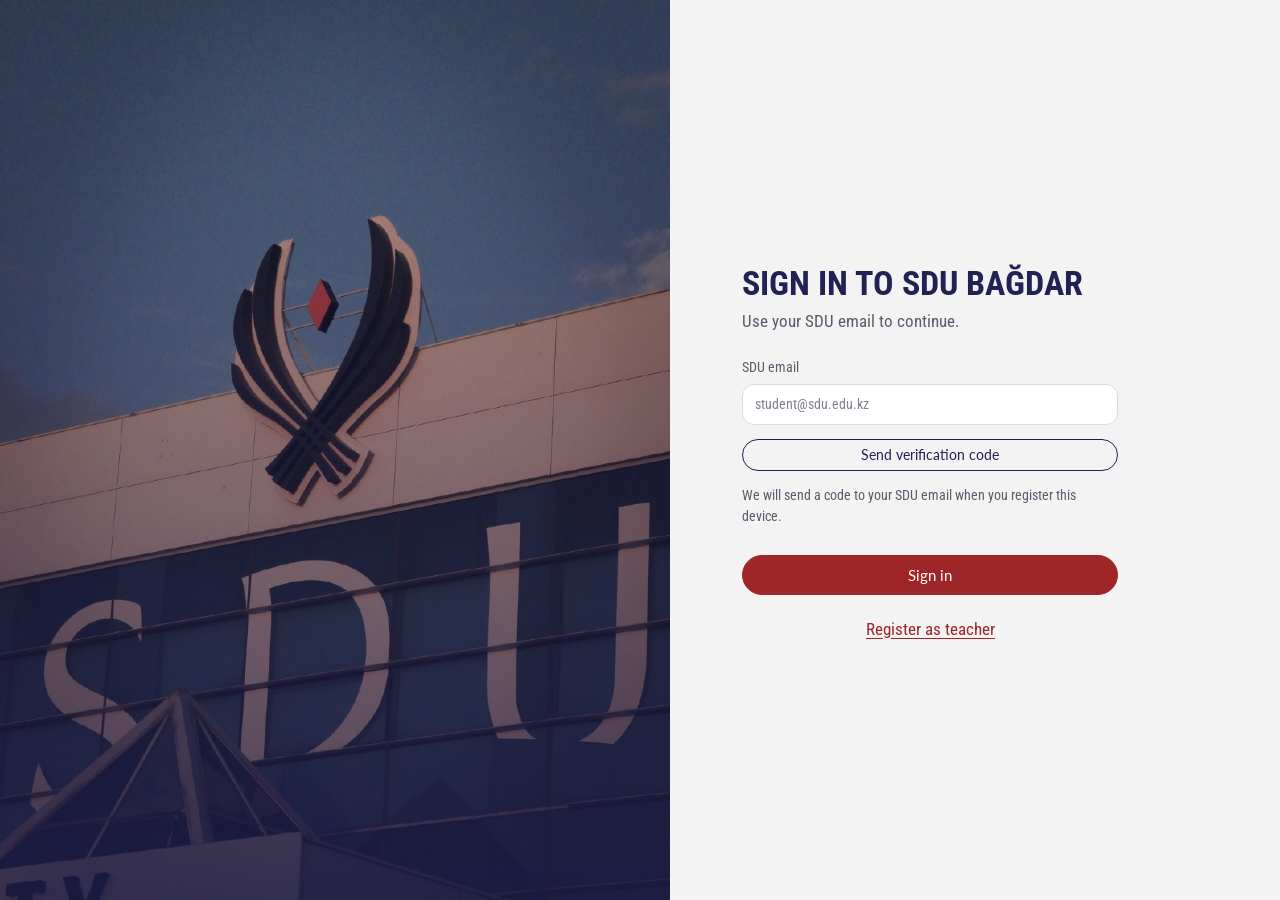
<file: frontend/index.html>
<!doctype html>
<html lang="en">
<head>
  <meta charset="utf-8">
  <meta name="viewport" content="width=device-width, initial-scale=1">
  <title>SDU Bağdar</title>
  <link rel="icon" href="data:image/svg+xml,%3Csvg xmlns='http://www.w3.org/2000/svg' viewBox='0 0 32 32'%3E%3Ccircle cx='16' cy='16' r='13' fill='none' stroke='%232563EB' stroke-width='3'/%3E%3Cpath d='M16 3v26M3 16h26' stroke='%23F97316' stroke-width='3'/%3E%3C/svg%3E">
  <link rel="preconnect" href="https://fonts.googleapis.com">
  <link rel="preconnect" href="https://fonts.gstatic.com" crossorigin>
  <link rel="stylesheet" href="https://fonts.googleapis.com/css2?family=IBM+Plex+Mono:wght@400;500&family=Lato:wght@400;700&family=Roboto+Condensed:wght@300;400;600;700&display=swap">
  <link rel="stylesheet" href="css/styles.css?v=8">
</head>
<body>
  <a class="skip" href="#main">Skip to content</a>
  <div id="app"></div>
  <div id="toasts" role="status" aria-live="polite"></div>
  <script type="module" src="js/app.js?v=21"></script>
</body>
</html>
</file>
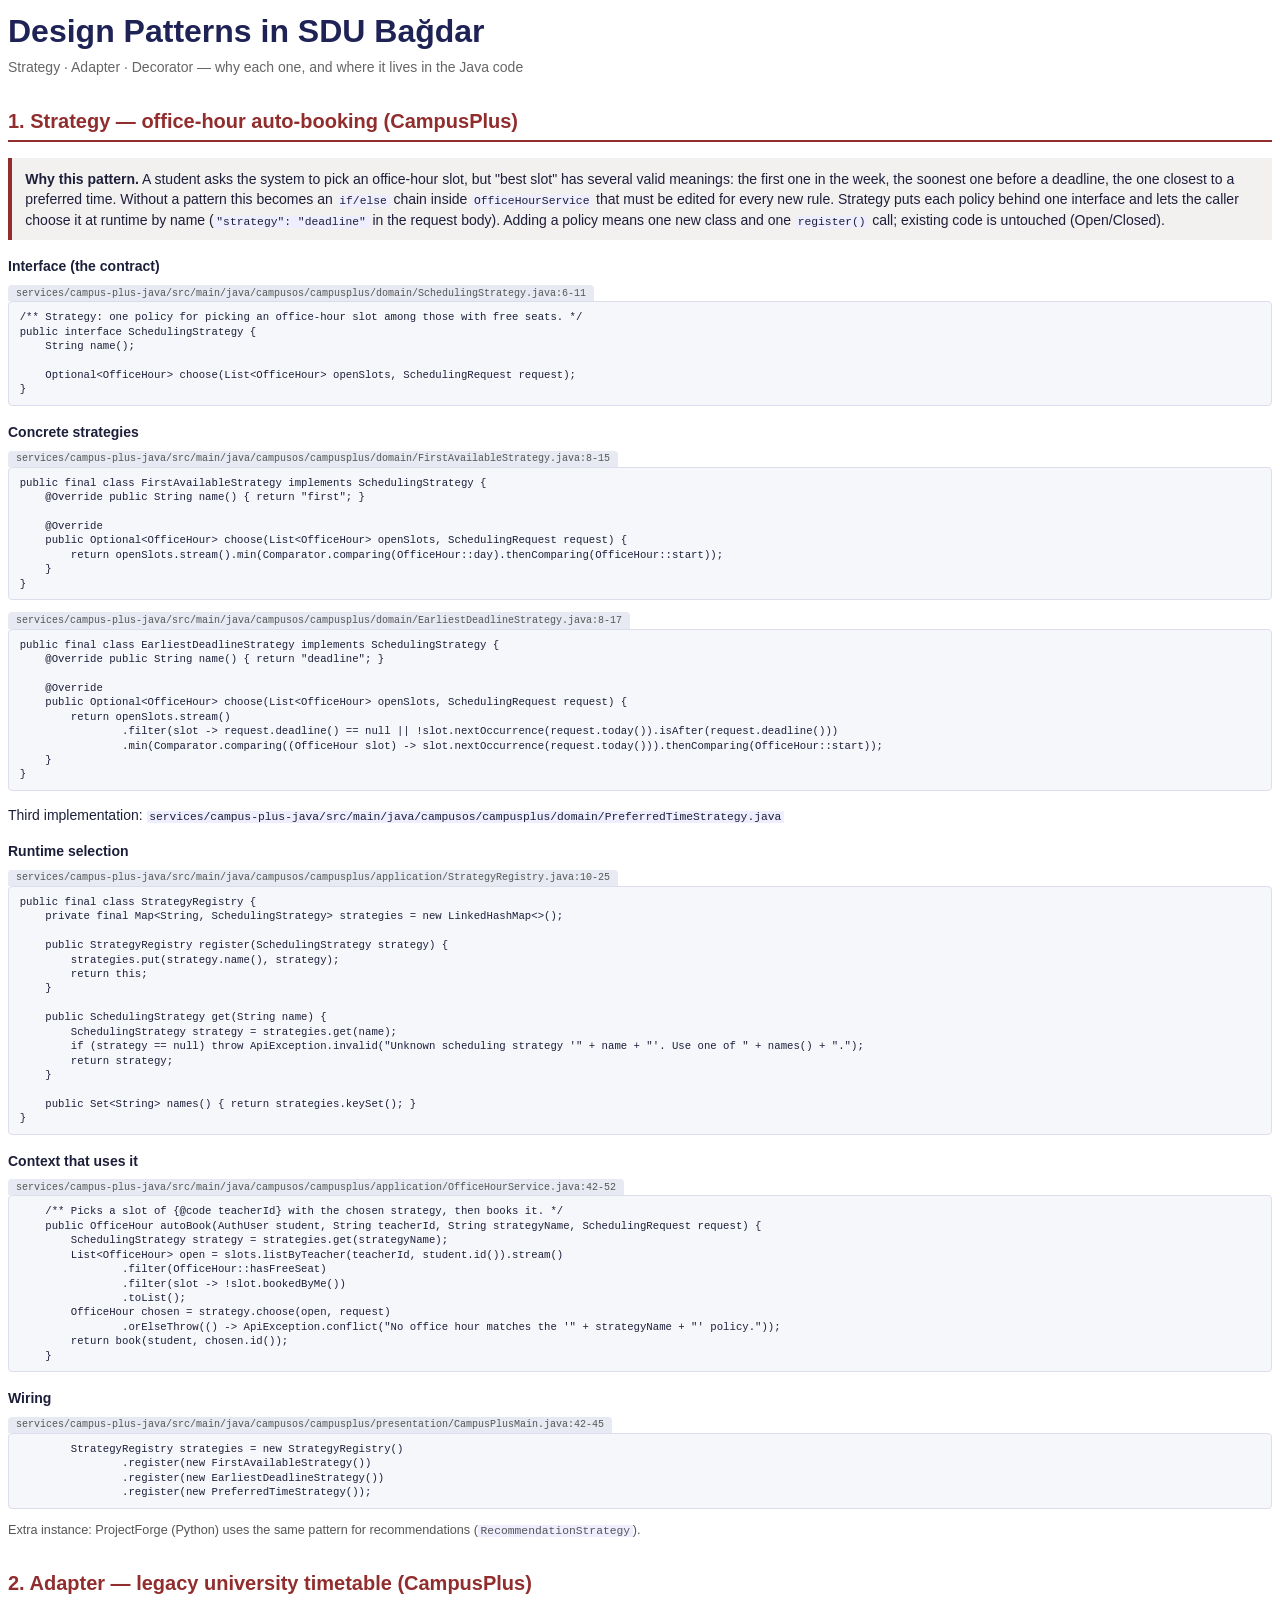
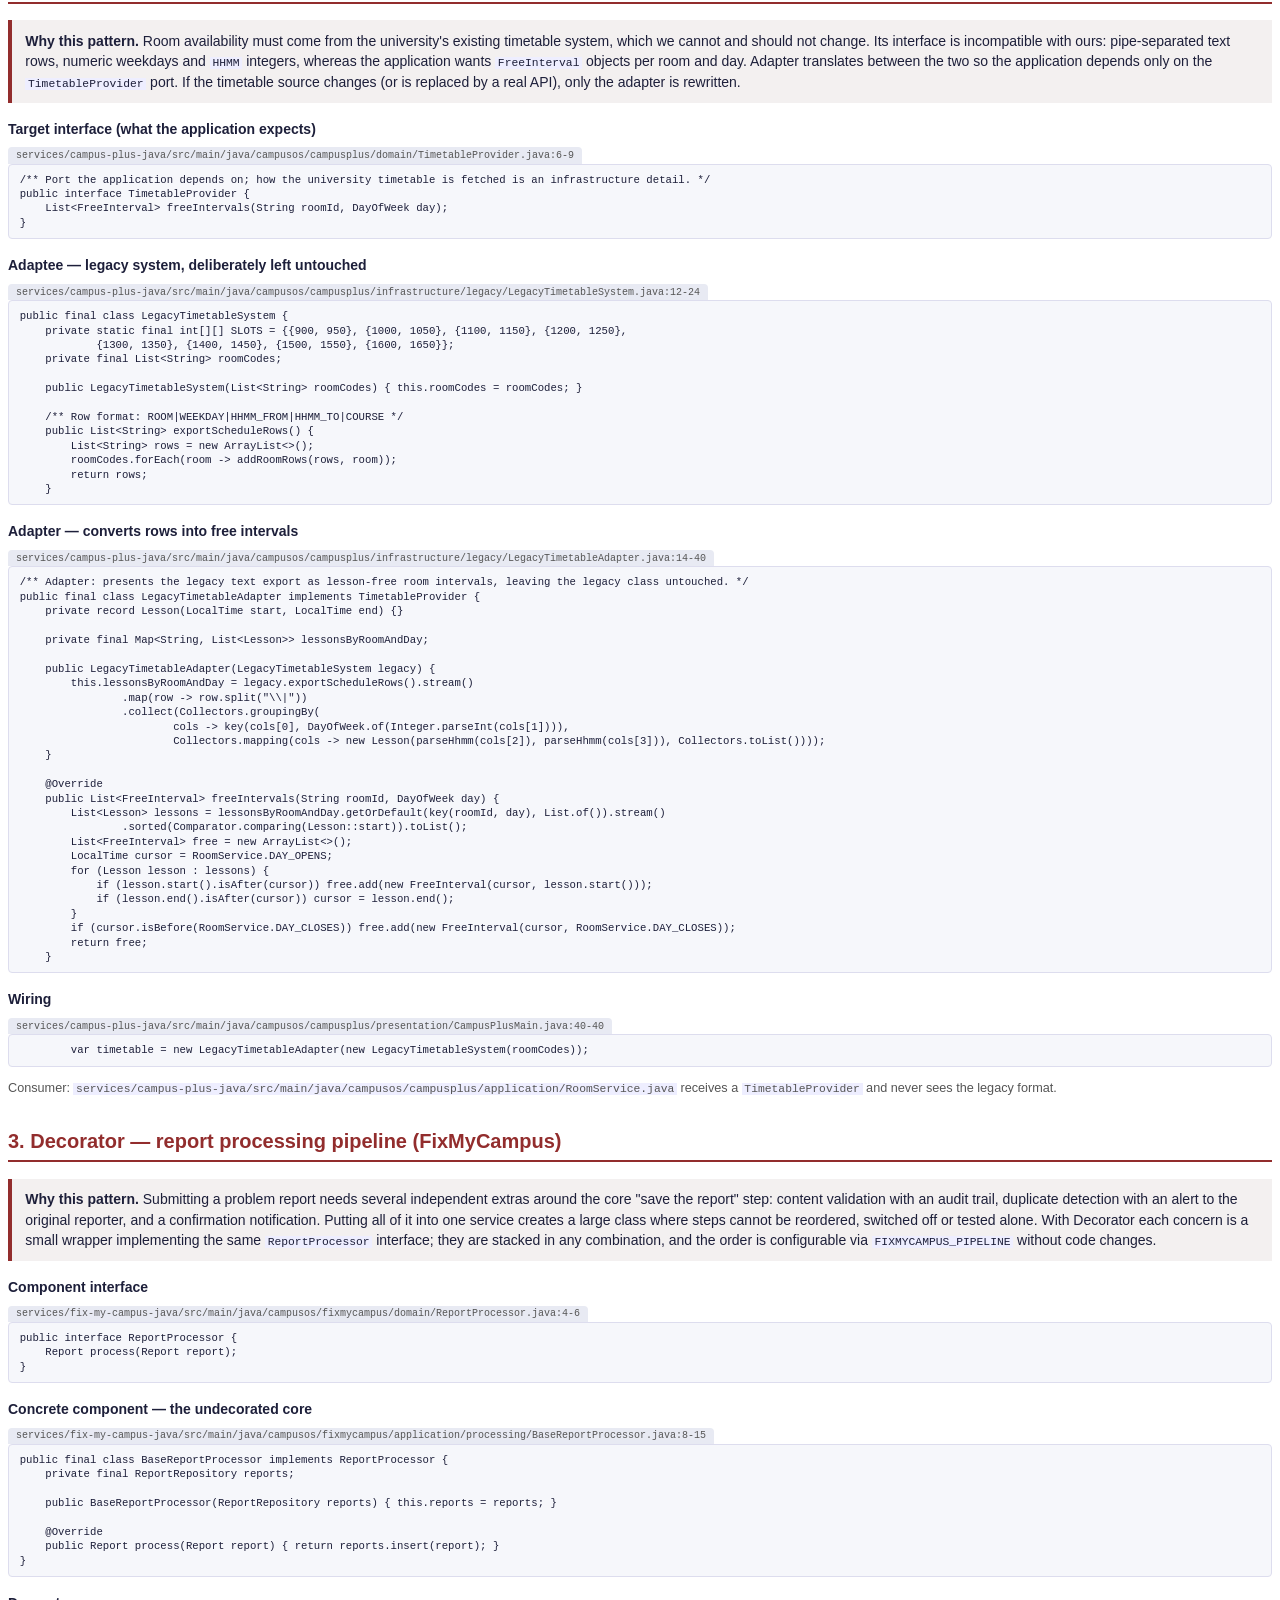
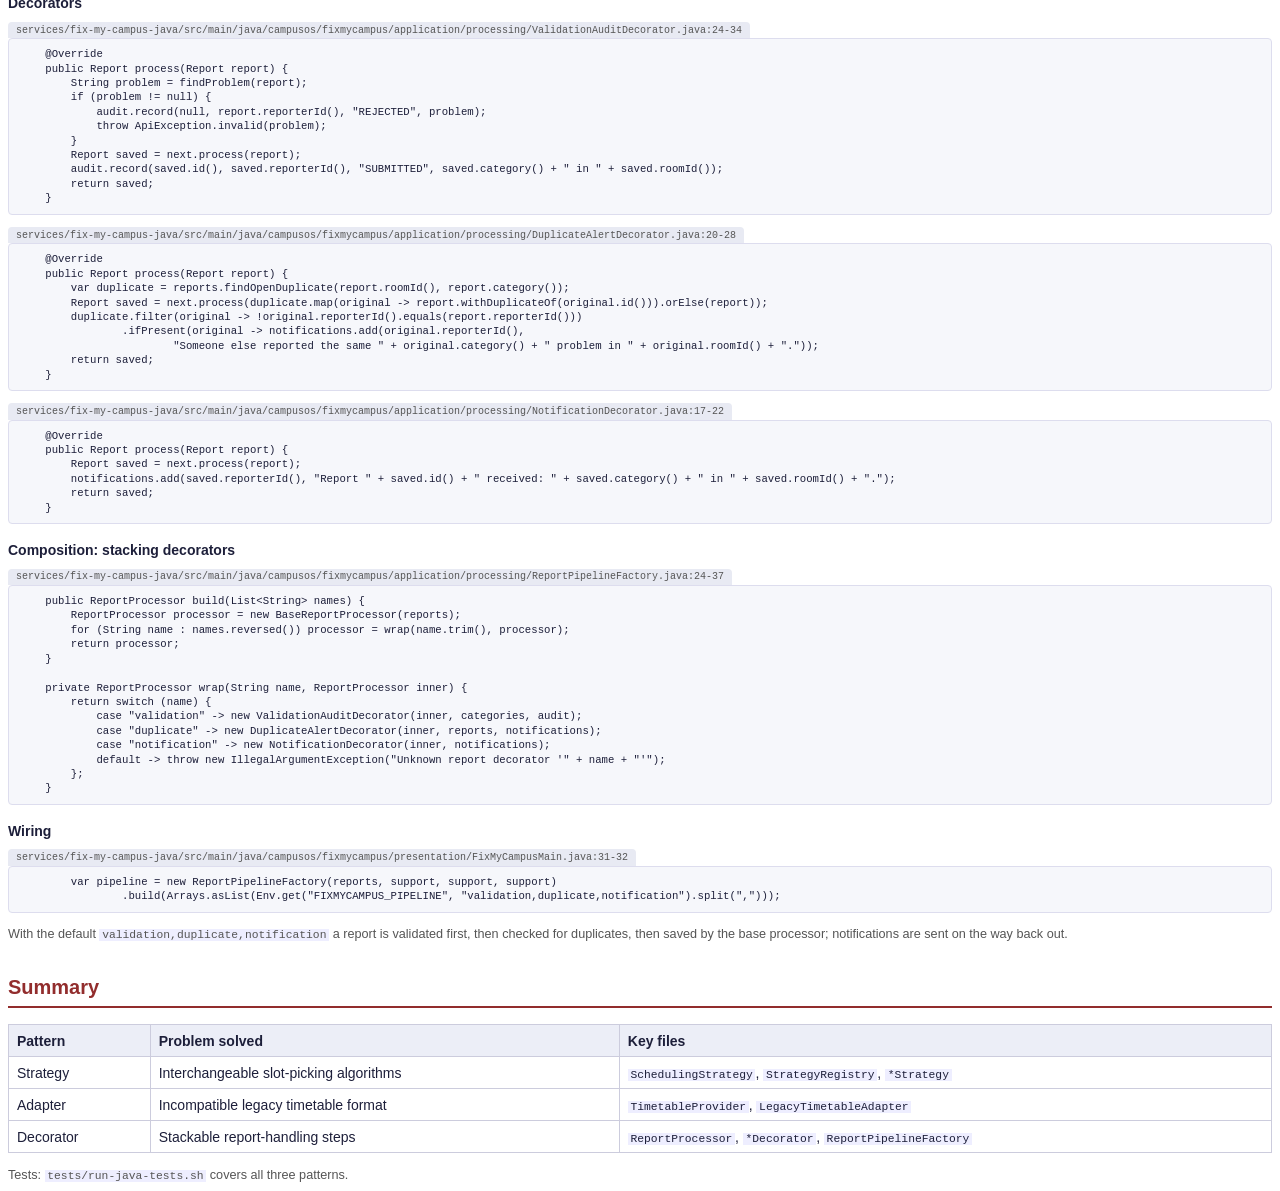
<file: docs/design-patterns.html>
<!doctype html><meta charset=utf-8><title>Design Patterns in SDU Bağdar</title><style>@page{size:A4;margin:16mm}body{font:10.5pt/1.45 -apple-system,Helvetica,Arial,sans-serif;color:#1d1f3a}
h1{font-size:24pt;margin:0;color:#1f2255}.sub{color:#666;margin:2pt 0 14pt}h2{font-size:15pt;color:#922d2d;border-bottom:2px solid #922d2d;padding-bottom:3pt;margin-top:22pt;page-break-before:always}
h2:first-of-type{page-break-before:avoid}h3{font-size:10.5pt;margin:12pt 0 3pt}.why{background:#f3f0f0;border-left:4px solid #922d2d;padding:8pt 10pt;margin:8pt 0}
pre{background:#f6f7fb;border:1px solid #dde;border-radius:4px;padding:6pt 8pt;font:8pt/1.35 Menlo,monospace;white-space:pre-wrap;margin:0 0 6pt;page-break-inside:avoid}
.file{font:7.5pt Menlo,monospace;color:#555;background:#e8eaf3;padding:2pt 6pt;border-radius:4px 4px 0 0;display:inline-block}code{font:8.5pt Menlo,monospace;background:#eef;padding:0 2pt}
.note{color:#555;font-size:9.5pt}table{border-collapse:collapse;width:100%}td,th{border:1px solid #ccd;padding:4pt 6pt;text-align:left;vertical-align:top}th{background:#eceef7}</style>
<h1>Design Patterns in SDU Bağdar</h1>
<p class="sub">Strategy · Adapter · Decorator — why each one, and where it lives in the Java code</p>

<h2>1. Strategy — office-hour auto-booking (CampusPlus)</h2>
<div class="why"><b>Why this pattern.</b> A student asks the system to pick an office-hour slot, but "best slot" has several valid meanings: the first one in the week, the soonest one before a deadline, the one closest to a preferred time. Without a pattern this becomes an <code>if/else</code> chain inside <code>OfficeHourService</code> that must be edited for every new rule. Strategy puts each policy behind one interface and lets the caller choose it at runtime by name (<code>"strategy": "deadline"</code> in the request body). Adding a policy means one new class and one <code>register()</code> call; existing code is untouched (Open/Closed).</div>
<h3>Interface (the contract)</h3><div class="file">services/campus-plus-java/src/main/java/campusos/campusplus/domain/SchedulingStrategy.java:6-11</div><pre>/** Strategy: one policy for picking an office-hour slot among those with free seats. */
public interface SchedulingStrategy {
    String name();

    Optional&lt;OfficeHour&gt; choose(List&lt;OfficeHour&gt; openSlots, SchedulingRequest request);
}</pre>
<h3>Concrete strategies</h3><div class="file">services/campus-plus-java/src/main/java/campusos/campusplus/domain/FirstAvailableStrategy.java:8-15</div><pre>public final class FirstAvailableStrategy implements SchedulingStrategy {
    @Override public String name() { return &quot;first&quot;; }

    @Override
    public Optional&lt;OfficeHour&gt; choose(List&lt;OfficeHour&gt; openSlots, SchedulingRequest request) {
        return openSlots.stream().min(Comparator.comparing(OfficeHour::day).thenComparing(OfficeHour::start));
    }
}</pre><div class="file">services/campus-plus-java/src/main/java/campusos/campusplus/domain/EarliestDeadlineStrategy.java:8-17</div><pre>public final class EarliestDeadlineStrategy implements SchedulingStrategy {
    @Override public String name() { return &quot;deadline&quot;; }

    @Override
    public Optional&lt;OfficeHour&gt; choose(List&lt;OfficeHour&gt; openSlots, SchedulingRequest request) {
        return openSlots.stream()
                .filter(slot -&gt; request.deadline() == null || !slot.nextOccurrence(request.today()).isAfter(request.deadline()))
                .min(Comparator.comparing((OfficeHour slot) -&gt; slot.nextOccurrence(request.today())).thenComparing(OfficeHour::start));
    }
}</pre>
<p>Third implementation: <code>services/campus-plus-java/src/main/java/campusos/campusplus/domain/PreferredTimeStrategy.java</code></p>
<h3>Runtime selection</h3><div class="file">services/campus-plus-java/src/main/java/campusos/campusplus/application/StrategyRegistry.java:10-25</div><pre>public final class StrategyRegistry {
    private final Map&lt;String, SchedulingStrategy&gt; strategies = new LinkedHashMap&lt;&gt;();

    public StrategyRegistry register(SchedulingStrategy strategy) {
        strategies.put(strategy.name(), strategy);
        return this;
    }

    public SchedulingStrategy get(String name) {
        SchedulingStrategy strategy = strategies.get(name);
        if (strategy == null) throw ApiException.invalid(&quot;Unknown scheduling strategy &#x27;&quot; + name + &quot;&#x27;. Use one of &quot; + names() + &quot;.&quot;);
        return strategy;
    }

    public Set&lt;String&gt; names() { return strategies.keySet(); }
}</pre>
<h3>Context that uses it</h3><div class="file">services/campus-plus-java/src/main/java/campusos/campusplus/application/OfficeHourService.java:42-52</div><pre>    /** Picks a slot of {@code teacherId} with the chosen strategy, then books it. */
    public OfficeHour autoBook(AuthUser student, String teacherId, String strategyName, SchedulingRequest request) {
        SchedulingStrategy strategy = strategies.get(strategyName);
        List&lt;OfficeHour&gt; open = slots.listByTeacher(teacherId, student.id()).stream()
                .filter(OfficeHour::hasFreeSeat)
                .filter(slot -&gt; !slot.bookedByMe())
                .toList();
        OfficeHour chosen = strategy.choose(open, request)
                .orElseThrow(() -&gt; ApiException.conflict(&quot;No office hour matches the &#x27;&quot; + strategyName + &quot;&#x27; policy.&quot;));
        return book(student, chosen.id());
    }</pre>
<h3>Wiring</h3><div class="file">services/campus-plus-java/src/main/java/campusos/campusplus/presentation/CampusPlusMain.java:42-45</div><pre>        StrategyRegistry strategies = new StrategyRegistry()
                .register(new FirstAvailableStrategy())
                .register(new EarliestDeadlineStrategy())
                .register(new PreferredTimeStrategy());</pre>
<p class="note">Extra instance: ProjectForge (Python) uses the same pattern for recommendations (<code>RecommendationStrategy</code>).</p>

<h2>2. Adapter — legacy university timetable (CampusPlus)</h2>
<div class="why"><b>Why this pattern.</b> Room availability must come from the university's existing timetable system, which we cannot and should not change. Its interface is incompatible with ours: pipe-separated text rows, numeric weekdays and <code>HHMM</code> integers, whereas the application wants <code>FreeInterval</code> objects per room and day. Adapter translates between the two so the application depends only on the <code>TimetableProvider</code> port. If the timetable source changes (or is replaced by a real API), only the adapter is rewritten.</div>
<h3>Target interface (what the application expects)</h3><div class="file">services/campus-plus-java/src/main/java/campusos/campusplus/domain/TimetableProvider.java:6-9</div><pre>/** Port the application depends on; how the university timetable is fetched is an infrastructure detail. */
public interface TimetableProvider {
    List&lt;FreeInterval&gt; freeIntervals(String roomId, DayOfWeek day);
}</pre>
<h3>Adaptee — legacy system, deliberately left untouched</h3><div class="file">services/campus-plus-java/src/main/java/campusos/campusplus/infrastructure/legacy/LegacyTimetableSystem.java:12-24</div><pre>public final class LegacyTimetableSystem {
    private static final int[][] SLOTS = {{900, 950}, {1000, 1050}, {1100, 1150}, {1200, 1250},
            {1300, 1350}, {1400, 1450}, {1500, 1550}, {1600, 1650}};
    private final List&lt;String&gt; roomCodes;

    public LegacyTimetableSystem(List&lt;String&gt; roomCodes) { this.roomCodes = roomCodes; }

    /** Row format: ROOM|WEEKDAY|HHMM_FROM|HHMM_TO|COURSE */
    public List&lt;String&gt; exportScheduleRows() {
        List&lt;String&gt; rows = new ArrayList&lt;&gt;();
        roomCodes.forEach(room -&gt; addRoomRows(rows, room));
        return rows;
    }</pre>
<h3>Adapter — converts rows into free intervals</h3><div class="file">services/campus-plus-java/src/main/java/campusos/campusplus/infrastructure/legacy/LegacyTimetableAdapter.java:14-40</div><pre>/** Adapter: presents the legacy text export as lesson-free room intervals, leaving the legacy class untouched. */
public final class LegacyTimetableAdapter implements TimetableProvider {
    private record Lesson(LocalTime start, LocalTime end) {}

    private final Map&lt;String, List&lt;Lesson&gt;&gt; lessonsByRoomAndDay;

    public LegacyTimetableAdapter(LegacyTimetableSystem legacy) {
        this.lessonsByRoomAndDay = legacy.exportScheduleRows().stream()
                .map(row -&gt; row.split(&quot;\\|&quot;))
                .collect(Collectors.groupingBy(
                        cols -&gt; key(cols[0], DayOfWeek.of(Integer.parseInt(cols[1]))),
                        Collectors.mapping(cols -&gt; new Lesson(parseHhmm(cols[2]), parseHhmm(cols[3])), Collectors.toList())));
    }

    @Override
    public List&lt;FreeInterval&gt; freeIntervals(String roomId, DayOfWeek day) {
        List&lt;Lesson&gt; lessons = lessonsByRoomAndDay.getOrDefault(key(roomId, day), List.of()).stream()
                .sorted(Comparator.comparing(Lesson::start)).toList();
        List&lt;FreeInterval&gt; free = new ArrayList&lt;&gt;();
        LocalTime cursor = RoomService.DAY_OPENS;
        for (Lesson lesson : lessons) {
            if (lesson.start().isAfter(cursor)) free.add(new FreeInterval(cursor, lesson.start()));
            if (lesson.end().isAfter(cursor)) cursor = lesson.end();
        }
        if (cursor.isBefore(RoomService.DAY_CLOSES)) free.add(new FreeInterval(cursor, RoomService.DAY_CLOSES));
        return free;
    }</pre>
<h3>Wiring</h3><div class="file">services/campus-plus-java/src/main/java/campusos/campusplus/presentation/CampusPlusMain.java:40-40</div><pre>        var timetable = new LegacyTimetableAdapter(new LegacyTimetableSystem(roomCodes));</pre>
<p class="note">Consumer: <code>services/campus-plus-java/src/main/java/campusos/campusplus/application/RoomService.java</code> receives a <code>TimetableProvider</code> and never sees the legacy format.</p>

<h2>3. Decorator — report processing pipeline (FixMyCampus)</h2>
<div class="why"><b>Why this pattern.</b> Submitting a problem report needs several independent extras around the core "save the report" step: content validation with an audit trail, duplicate detection with an alert to the original reporter, and a confirmation notification. Putting all of it into one service creates a large class where steps cannot be reordered, switched off or tested alone. With Decorator each concern is a small wrapper implementing the same <code>ReportProcessor</code> interface; they are stacked in any combination, and the order is configurable via <code>FIXMYCAMPUS_PIPELINE</code> without code changes.</div>
<h3>Component interface</h3><div class="file">services/fix-my-campus-java/src/main/java/campusos/fixmycampus/domain/ReportProcessor.java:4-6</div><pre>public interface ReportProcessor {
    Report process(Report report);
}</pre>
<h3>Concrete component — the undecorated core</h3><div class="file">services/fix-my-campus-java/src/main/java/campusos/fixmycampus/application/processing/BaseReportProcessor.java:8-15</div><pre>public final class BaseReportProcessor implements ReportProcessor {
    private final ReportRepository reports;

    public BaseReportProcessor(ReportRepository reports) { this.reports = reports; }

    @Override
    public Report process(Report report) { return reports.insert(report); }
}</pre>
<h3>Decorators</h3><div class="file">services/fix-my-campus-java/src/main/java/campusos/fixmycampus/application/processing/ValidationAuditDecorator.java:24-34</div><pre>    @Override
    public Report process(Report report) {
        String problem = findProblem(report);
        if (problem != null) {
            audit.record(null, report.reporterId(), &quot;REJECTED&quot;, problem);
            throw ApiException.invalid(problem);
        }
        Report saved = next.process(report);
        audit.record(saved.id(), saved.reporterId(), &quot;SUBMITTED&quot;, saved.category() + &quot; in &quot; + saved.roomId());
        return saved;
    }</pre><div class="file">services/fix-my-campus-java/src/main/java/campusos/fixmycampus/application/processing/DuplicateAlertDecorator.java:20-28</div><pre>    @Override
    public Report process(Report report) {
        var duplicate = reports.findOpenDuplicate(report.roomId(), report.category());
        Report saved = next.process(duplicate.map(original -&gt; report.withDuplicateOf(original.id())).orElse(report));
        duplicate.filter(original -&gt; !original.reporterId().equals(report.reporterId()))
                .ifPresent(original -&gt; notifications.add(original.reporterId(),
                        &quot;Someone else reported the same &quot; + original.category() + &quot; problem in &quot; + original.roomId() + &quot;.&quot;));
        return saved;
    }</pre><div class="file">services/fix-my-campus-java/src/main/java/campusos/fixmycampus/application/processing/NotificationDecorator.java:17-22</div><pre>    @Override
    public Report process(Report report) {
        Report saved = next.process(report);
        notifications.add(saved.reporterId(), &quot;Report &quot; + saved.id() + &quot; received: &quot; + saved.category() + &quot; in &quot; + saved.roomId() + &quot;.&quot;);
        return saved;
    }</pre>
<h3>Composition: stacking decorators</h3><div class="file">services/fix-my-campus-java/src/main/java/campusos/fixmycampus/application/processing/ReportPipelineFactory.java:24-37</div><pre>    public ReportProcessor build(List&lt;String&gt; names) {
        ReportProcessor processor = new BaseReportProcessor(reports);
        for (String name : names.reversed()) processor = wrap(name.trim(), processor);
        return processor;
    }

    private ReportProcessor wrap(String name, ReportProcessor inner) {
        return switch (name) {
            case &quot;validation&quot; -&gt; new ValidationAuditDecorator(inner, categories, audit);
            case &quot;duplicate&quot; -&gt; new DuplicateAlertDecorator(inner, reports, notifications);
            case &quot;notification&quot; -&gt; new NotificationDecorator(inner, notifications);
            default -&gt; throw new IllegalArgumentException(&quot;Unknown report decorator &#x27;&quot; + name + &quot;&#x27;&quot;);
        };
    }</pre>
<h3>Wiring</h3><div class="file">services/fix-my-campus-java/src/main/java/campusos/fixmycampus/presentation/FixMyCampusMain.java:31-32</div><pre>        var pipeline = new ReportPipelineFactory(reports, support, support, support)
                .build(Arrays.asList(Env.get(&quot;FIXMYCAMPUS_PIPELINE&quot;, &quot;validation,duplicate,notification&quot;).split(&quot;,&quot;)));</pre>
<p class="note">With the default <code>validation,duplicate,notification</code> a report is validated first, then checked for duplicates, then saved by the base processor; notifications are sent on the way back out.</p>

<h2>Summary</h2>
<table><tr><th>Pattern</th><th>Problem solved</th><th>Key files</th></tr>
<tr><td>Strategy</td><td>Interchangeable slot-picking algorithms</td><td><code>SchedulingStrategy</code>, <code>StrategyRegistry</code>, <code>*Strategy</code></td></tr>
<tr><td>Adapter</td><td>Incompatible legacy timetable format</td><td><code>TimetableProvider</code>, <code>LegacyTimetableAdapter</code></td></tr>
<tr><td>Decorator</td><td>Stackable report-handling steps</td><td><code>ReportProcessor</code>, <code>*Decorator</code>, <code>ReportPipelineFactory</code></td></tr></table>
<p class="note">Tests: <code>tests/run-java-tests.sh</code> covers all three patterns.</p>
</file>
<file: frontend/css/styles.css>
:root {
  --bg: #F3F3F3;
  --panel: #FFFFFF;
  --panel-2: #EEEEF4;
  --line: #DADAE3;
  --navy: #212153;
  --wings: #212153;
  --wings-soft: rgba(33, 33, 83, .08);
  --amber: #9E2629;
  --amber-hover: #7F1E20;
  --orange: #F3A367;
  --link: #9E2629;
  --text: #1A1A1A;
  --muted: #5B5B6B;
  --ok: #17784f;
  --warn: #a15c07;
  --bad: #b42323;
  --ease-out: cubic-bezier(.23, 1, .32, 1);
  --font-display: "Roboto Condensed", sans-serif;
  --font-body: "Roboto Condensed", sans-serif;
  --font-ui: "Lato", sans-serif;
  --font-mono: "IBM Plex Mono", monospace;
}
* { box-sizing: border-box; margin: 0; }
html { color-scheme: light; }
html, body { overflow-x: hidden; }
body {
  background: var(--bg); color: var(--text);
  font: 400 17px/1.5 var(--font-body);
  -webkit-font-smoothing: antialiased;
}
::selection { background: var(--wings); color: #fff; }
:focus-visible { outline: 2px solid var(--wings); outline-offset: 2px; }
* { scrollbar-width: thin; scrollbar-color: var(--line) transparent; }
input, select, textarea { caret-color: var(--amber); }
.skip { position: absolute; left: -999px; }
.skip:focus { left: 12px; top: 12px; background: var(--panel); padding: 8px 12px; z-index: 99; }
h1, h2, h3 { font-family: var(--font-display); color: var(--navy); letter-spacing: 0; text-wrap: balance; }
h1 { font-size: 2.125rem; font-weight: 700; text-transform: uppercase; }
h2 { font-size: 1.375rem; font-weight: 600; }
h3 { font-size: 1.125rem; font-weight: 600; }
.mono, time, .num { font-family: var(--font-mono); font-variant-numeric: tabular-nums; }
.muted { color: var(--muted); }

/* shell */
.shell { display: grid; grid-template-columns: 232px minmax(0, 1fr); min-height: 100vh; min-width: 0; }
.side {
  position: sticky; top: 0; height: 100vh; padding: 20px 14px;
  background: var(--navy); color: #fff; display: flex; flex-direction: column; gap: 24px;
}
.brand { display: flex; align-items: center; gap: 10px; font: 700 1.25rem var(--font-display); letter-spacing: .04em; text-transform: uppercase; padding: 0 8px; color: #fff; }
.topbar .brand { color: var(--navy); }
.brand svg { width: 30px; height: 30px; }
.side .brand .spin, .topbar .brand .spin { animation: none; }
.nav { display: flex; flex-direction: column; gap: 2px; }
.nav-group { font: 500 .6875rem var(--font-mono); color: var(--orange); text-transform: uppercase; letter-spacing: .08em; padding: 14px 10px 6px; }
.nav a {
  display: flex; align-items: center; gap: 10px; padding: 9px 14px; border-radius: 999px;
  color: #d9d9ea; text-decoration: none; text-transform: uppercase; font-size: .9375rem; letter-spacing: .02em; transition: background-color 120ms ease, color 120ms ease;
}
.nav a svg { width: 18px; height: 18px; flex: none; }
.nav a[aria-current="page"] { background: var(--orange); color: var(--navy); font-weight: 700; }
@media (hover: hover) and (pointer: fine) { .nav a:hover:not([aria-current]) { background: rgba(255,255,255,.12); color: #fff; } }
.user { margin-top: auto; padding: 12px; border-radius: 16px; background: rgba(255,255,255,.1); display: flex; flex-direction: column; gap: 8px; }
.user b { font-weight: 600; }
.role { font: 500 .6875rem var(--font-mono); color: var(--orange); letter-spacing: .06em; }
.main { padding: 28px clamp(16px, 4vw, 40px) 64px; max-width: 1120px; width: 100%; min-width: 0; overflow-x: hidden; }
.head { display: flex; justify-content: space-between; align-items: flex-end; gap: 16px; flex-wrap: wrap; margin-bottom: 24px; }
.head p { color: var(--muted); margin-top: 4px; }
.topbar { display: none; }

/* Keep the desktop shell stable even when a previous mobile menu state was cached. */
@media (min-width: 861px) {
  .shell { grid-template-columns: 232px minmax(0, 1fr); }
  .side { position: sticky; inset: auto; width: auto; transform: none; }
  .topbar { display: none; }
  .main { min-width: 0; }
}

/* controls */
.btn {
  font: 400 .9375rem var(--font-ui); padding: 9px 20px; border-radius: 999px; border: 1px solid var(--navy);
  background: transparent; color: var(--navy); cursor: pointer; min-height: 40px;
  transition: transform 160ms var(--ease-out), background-color 120ms ease, border-color 120ms ease;
}
.btn:active { transform: scale(.97); }
.btn:disabled { opacity: .5; cursor: not-allowed; }
@media (hover: hover) and (pointer: fine) { .btn:hover:not(:disabled) { background: var(--wings-soft); } }
.btn.cta { background: var(--amber); border-color: var(--amber); color: #fff; }
@media (hover: hover) and (pointer: fine) { .btn.cta:hover:not(:disabled) { background: var(--amber-hover); border-color: var(--amber-hover); } }
.btn.sm { padding: 5px 14px; min-height: 32px; font-size: .875rem; }
label { display: grid; gap: 6px; font-size: .875rem; color: var(--muted); }
input, select, textarea {
  font: inherit; color: var(--text); background: #fff; border: 1px solid var(--line);
  border-radius: 12px; padding: 9px 12px; min-height: 40px; width: 100%;
  transition: border-color 120ms ease;
}
input::placeholder, textarea::placeholder { color: #81818f; }
input:focus, select:focus, textarea:focus { border-color: var(--wings); outline: none; box-shadow: 0 0 0 3px var(--wings-soft); }
textarea { resize: vertical; min-height: 96px; }
.err-text { color: var(--bad); font-size: .875rem; }
.hidden { display: none !important; }

/* surfaces */
.panel { background: var(--panel); border: 1px solid var(--line); border-radius: 16px; padding: 18px; }
.filters { display: grid; grid-template-columns: repeat(auto-fit, minmax(150px, 1fr)); gap: 12px; align-items: end; margin-bottom: 20px; }
.form { display: grid; gap: 14px; max-width: 560px; }
.row2 { display: grid; grid-template-columns: 1fr 1fr; gap: 12px; }
.list { display: grid; gap: 10px; }
.item {
  display: grid; grid-template-columns: 1fr auto; gap: 6px 16px; align-items: center;
  background: var(--panel); border: 1px solid var(--line); border-radius: 16px; padding: 14px 18px;
  animation: rise 260ms var(--ease-out) backwards; animation-delay: calc(var(--i, 0) * 40ms);
}
.item .meta { color: var(--muted); font-size: .875rem; grid-column: 1; }
.item .side-r { grid-row: 1 / span 2; grid-column: 2; display: flex; gap: 8px; align-items: center; }
@keyframes rise { from { opacity: 0; transform: translateY(8px); } }
.stats { display: grid; grid-template-columns: repeat(auto-fit, minmax(200px, 1fr)); gap: 12px; margin-bottom: 24px; }
.stat { background: var(--navy); color: #fff; border: 1px solid var(--navy); border-radius: 16px; padding: 16px 18px; text-decoration: none; color: inherit; transition: border-color 120ms ease; }
@media (hover: hover) and (pointer: fine) { .stat:hover { background: #2d2d6b; } }
.stat .num { color: var(--orange); font-size: 2rem; font-weight: 500; display: block; }
.stat span:last-child { color: #d9d9ea; font-size: .875rem; }
.cols { display: grid; grid-template-columns: repeat(2, minmax(0, 1fr)); gap: 20px; }
.cols > * { min-width: 0; }
.teacher-dashboard { display: grid; gap: 32px; }
.teacher-dashboard > section { min-width: 0; }
.teacher-dashboard > section .btn { display: inline-block; margin-top: 16px; }
.cols h2 { margin-bottom: 12px; }

.chip { font: 500 .75rem var(--font-mono); padding: 3px 9px; border-radius: 999px; border: 1px solid var(--line); color: var(--muted); white-space: nowrap; }
.chip.ok { color: var(--ok); border-color: rgba(23, 120, 79, .45); }
.chip.warn { color: var(--warn); border-color: rgba(161, 92, 7, .45); }
.chip.bad { color: var(--bad); border-color: rgba(180, 35, 35, .45); }
.chip.blue { color: var(--navy); border-color: var(--navy); }

.tabs { display: flex; gap: 6px; margin-bottom: 18px; flex-wrap: wrap; }
.tabs button { font: inherit; background: none; color: var(--muted); border: 1px solid var(--line); border-radius: 999px; padding: 6px 14px; cursor: pointer; min-height: 34px; }
.tabs button[aria-pressed="true"] { color: var(--navy); border-color: var(--wings); background: var(--wings-soft); }

.state { text-align: center; padding: 48px 16px; color: var(--muted); border: 1px dashed var(--line); border-radius: 12px; display: grid; gap: 12px; justify-items: center; }
.state svg { width: 40px; height: 40px; color: var(--amber); }
.state.error { border-color: rgba(180, 35, 35, .5); }
.skeleton { height: 64px; border-radius: 10px; background: linear-gradient(90deg, var(--panel) 25%, var(--panel-2) 50%, var(--panel) 75%); background-size: 200% 100%; animation: shimmer 1.2s linear infinite; }
@keyframes shimmer { to { background-position: -200% 0; } }

#toasts { position: fixed; right: 16px; bottom: 16px; display: grid; gap: 8px; z-index: 50; }
.toast { background: var(--navy); color: #fff; border: 1px solid var(--navy); box-shadow: 0 6px 20px rgba(33,33,83,.25); border-radius: 10px; padding: 10px 14px; animation: rise 240ms var(--ease-out); }
.toast.bad { background: var(--bad); border-color: var(--bad); }

/* auth */
.auth { min-height: 100vh; display: grid; grid-template-columns: 1.1fr 1fr; }
.auth-art { background: radial-gradient(circle at 50% 45%, #2d2d6b, var(--navy) 72%); display: grid; place-items: center; padding: 32px; }
.auth-art { align-content: center; gap: 32px; justify-items: center; }
.auth-art svg { width: min(260px, 50%); opacity: .85; }
.auth-art-photo { position: relative; isolation: isolate; overflow: hidden; background: var(--navy); }
.auth-art-photo::after { content: ""; position: absolute; inset: 0; z-index: -1; background: linear-gradient(180deg, rgba(33,33,83,.18), rgba(33,33,83,.72)); }
.auth-campus-photo { position: absolute; inset: 0; z-index: -2; width: 100%; height: 100%; object-fit: cover; object-position: center 44%; filter: saturate(.92) contrast(.96); }
.auth-art .spin { transform-origin: 50% 50%; animation: turn 90s linear infinite; }
@keyframes turn { to { transform: rotate(360deg); } }
.auth-form { display: grid; align-content: center; gap: 22px; padding: clamp(24px, 6vw, 72px); max-width: 520px; }
.auth-form .form { max-width: none; }
.verification-field { display: grid; gap: 10px; }
.auth-hint { font-size: .875rem; }
.link { background: none; border: 0; color: var(--link); cursor: pointer; font: inherit; padding: 0; text-decoration: underline; text-underline-offset: 3px; }

@media (max-width: 860px) {
  .shell { grid-template-columns: 1fr; }
  .side { position: fixed; inset: 0 auto 0 0; width: 260px; z-index: 40; background: var(--navy); transform: translate3d(-100%, 0, 0); transition: transform 220ms var(--ease-out); }
  .side.open { transform: none; }
  .topbar { display: flex; align-items: center; justify-content: space-between; padding: 12px 16px; border-bottom: 1px solid var(--line); position: sticky; top: 0; background: var(--bg); z-index: 30; }
  .cols, .row2 { grid-template-columns: 1fr; }
  .auth { grid-template-columns: 1fr; }
  .item { grid-template-columns: 1fr; }
  .item .side-r { grid-row: auto; grid-column: 1; flex-wrap: wrap; }
}
@media (prefers-reduced-motion: reduce) {
  *, *::before, *::after { animation-duration: .01ms !important; transition-duration: .01ms !important; }
}
.btn svg { width: 20px; height: 20px; }

.side .btn { color: #fff; border-color: rgba(255,255,255,.4); }
.side .btn:hover:not(:disabled) { background: rgba(255,255,255,.12); }
.item .meta a, .meta a { color: var(--link); }

/* custom select */
.select { position: relative; }
.select-native { position: absolute; inset: 0; opacity: 0; pointer-events: none; }
.select-trigger {
  font: inherit; color: var(--text); background: #fff; border: 1px solid var(--line); border-radius: 12px;
  padding: 9px 36px 9px 12px; min-height: 40px; width: 100%; text-align: left; cursor: pointer;
  transition: border-color 120ms ease;
  background-image: url("data:image/svg+xml,%3Csvg xmlns='http://www.w3.org/2000/svg' width='12' height='8' fill='none' stroke='%23212153' stroke-width='2' stroke-linecap='round'%3E%3Cpath d='M1 1.5l5 5 5-5'/%3E%3C/svg%3E");
  background-repeat: no-repeat; background-position: right 14px center;
}
.select.open .select-trigger, .select-trigger:focus-visible { border-color: var(--navy); box-shadow: 0 0 0 3px var(--wings-soft); outline: none; }
.select-menu {
  position: absolute; z-index: 20; top: calc(100% + 6px); left: 0; right: 0; max-height: 264px; overflow: auto;
  list-style: none; padding: 6px; background: #fff; border: 1px solid var(--line); border-radius: 14px;
  box-shadow: 0 12px 32px rgba(33, 33, 83, .16), 0 2px 6px rgba(33, 33, 83, .08);
  transform-origin: top center; opacity: 0; transform: scale(.97) translateY(-4px); visibility: hidden; pointer-events: none;
  transition: opacity 150ms var(--ease-out), transform 150ms var(--ease-out), visibility 0s linear 150ms;
}
.select.open .select-menu { opacity: 1; transform: none; visibility: visible; pointer-events: auto; transition-delay: 0s; }
.select-menu li { padding: 8px 12px; border-radius: 9px; cursor: pointer; display: flex; justify-content: space-between; gap: 12px; }
.select-menu li.active { background: var(--wings-soft); }
.select-menu li[aria-selected="true"] { color: var(--navy); font-weight: 600; }
.select-menu li[aria-selected="true"]::after { content: "\2713"; color: var(--amber); }

/* rooms */
.block-badge { display: inline-grid; place-items: center; width: 28px; height: 28px; border-radius: 8px; margin-right: 8px; background: var(--block); color: var(--ink); font: 700 .875rem var(--font-ui); vertical-align: middle; }
.room-title { display: flex; align-items: center; gap: 4px; }
.count { margin-bottom: 10px; font-size: .875rem; }

/* logo + page transitions */
.logo { display: block; height: 44px; width: auto; }
.auth-art .logo { height: auto; width: min(380px, 80%); }
.side .logo { margin-left: 4px; }
.topbar { background: var(--navy); border-bottom: 0; }
#main { view-transition-name: page; }
::view-transition-old(root), ::view-transition-new(root) { animation: none; mix-blend-mode: normal; }
::view-transition-old(page) { animation: page-out 120ms ease-out both; }
::view-transition-new(page) { animation: page-in 260ms var(--ease-out) 60ms both; }
@keyframes page-out { to { opacity: 0; transform: translateY(-4px); } }
@keyframes page-in { from { opacity: 0; transform: translateY(10px); } }
.page-enter { animation: page-in 260ms var(--ease-out) both; }

/* profile */
.profile-head { display: flex; gap: 20px; align-items: center; margin-bottom: 24px; flex-wrap: wrap; }
.avatar { width: 96px; height: 96px; border-radius: 50%; background: var(--navy) center/cover no-repeat; color: var(--orange); display: grid; place-items: center; font: 700 2rem var(--font-display); flex: none; }
.switch { display: flex; align-items: center; justify-content: space-between; gap: 16px; padding: 10px 0; border-bottom: 1px solid var(--line); color: var(--text); font-size: 1rem; }
.switch:last-of-type { border-bottom: 0; }
.switch input { appearance: none; width: 44px; height: 26px; min-height: 0; padding: 0; border-radius: 999px; background: #c5c5d1; position: relative; cursor: pointer; flex: none; transition: background-color 160ms ease; }
.switch input::after { content: ""; position: absolute; top: 3px; left: 3px; width: 20px; height: 20px; border-radius: 50%; background: #fff; transition: transform 200ms var(--ease-out); }
.switch input:checked { background: var(--navy); }
.switch input:checked::after { transform: translateX(18px); }
.grades { width: 100%; border-collapse: collapse; }
.grades th, .grades td { text-align: left; padding: 10px 6px; border-bottom: 1px solid var(--line); }
.grades th { color: var(--muted); font-weight: 400; font-size: .875rem; }
.grades td:nth-child(n+2) { font-family: var(--font-mono); font-variant-numeric: tabular-nums; }
.stack { display: grid; gap: 20px; align-content: start; }
.feed-item { padding: 10px 0; border-bottom: 1px solid var(--line); }
.feed-item:last-child { border-bottom: 0; }
.tags { display: flex; gap: 8px; flex-wrap: wrap; }
@media (max-width: 860px) {
  .auth-art { display: grid; padding: 24px 0 0; background: var(--navy); }
  .auth { grid-template-columns: 1fr; }
  .auth-art svg { display: none; }
  .auth-art-photo { min-height: 220px; padding: 24px; }
  .auth-art-photo .auth-campus-photo { object-position: center 42%; }
}

/* logo keeps its 474:156 ratio; flex stretch was squashing it */
.logo { width: auto; height: 44px; max-width: 100%; align-self: flex-start; object-fit: contain; aspect-ratio: 474 / 156; }
.side .logo { width: 188px; height: auto; margin-left: 0; }
.topbar .logo { height: 40px; width: auto; }
.auth-art .logo { width: min(380px, 80%); height: auto; align-self: center; }

/* club page and surveys */
.stack { display: grid; gap: 16px; max-width: 720px; }
.stack .form { max-width: none; }
.cover-img { width: 100%; max-height: 280px; object-fit: cover; border-radius: 12px; margin-bottom: 12px; }
.qcard { display: grid; gap: 12px; border-left: 4px solid var(--navy); min-width: 0; }
.opts { display: grid; gap: 8px; justify-items: start; }
.opt-row { display: flex; gap: 8px; width: 100%; max-width: 420px; }
.qbar { display: flex; align-items: center; justify-content: space-between; gap: 12px; flex-wrap: wrap; border-top: 1px solid var(--line); padding-top: 10px; }
.qbar .switch { border: 0; padding: 0; gap: 12px; }
.qbar .side-r { display: flex; gap: 6px; flex-wrap: wrap; }
.req { color: var(--bad); }
.choices { border: 0; padding: 0; display: grid; gap: 8px; }
.choices legend { margin-bottom: 8px; }
.choice { display: flex; align-items: center; gap: 10px; color: var(--text); }
.choice input { width: auto; min-height: 0; }
.bar-row { display: grid; grid-template-columns: minmax(80px, 180px) 1fr 32px; gap: 12px; align-items: center; padding: 4px 0; }
.bar { height: 10px; border-radius: 999px; background: var(--line); position: relative; overflow: hidden; }
.bar::after { content: ""; position: absolute; inset: 0 auto 0 0; width: var(--w); background: var(--navy); border-radius: inherit; transition: width 300ms var(--ease-out); }
.texts { margin: 8px 0 0; padding-left: 18px; display: grid; gap: 6px; }
.btn[disabled] { opacity: .45; cursor: default; }

/* file inputs: same pill button as the rest of the UI */
input[type="file"] { cursor: pointer; color: var(--muted); padding: 8px 12px; }
input[type="file"]::file-selector-button {
  font: inherit; font-weight: 700; color: #fff; background: var(--amber); border: 0; border-radius: 999px;
  padding: 8px 18px; margin-right: 12px; cursor: pointer; transition: transform 160ms var(--ease-out), background-color 120ms ease;
}
input[type="file"]::file-selector-button:active { transform: scale(0.97); }
@media (hover: hover) and (pointer: fine) { input[type="file"]::file-selector-button:hover { background: var(--amber-hover); } }

.section-title { margin: 24px 0 12px; }
.section-title:first-child { margin-top: 0; }
a.event-item { text-decoration: none; color: inherit; border-left: 4px solid var(--amber); }
@media (hover: hover) and (pointer: fine) { a.event-item:hover { border-color: var(--navy); border-left-color: var(--amber); } }
</file>
